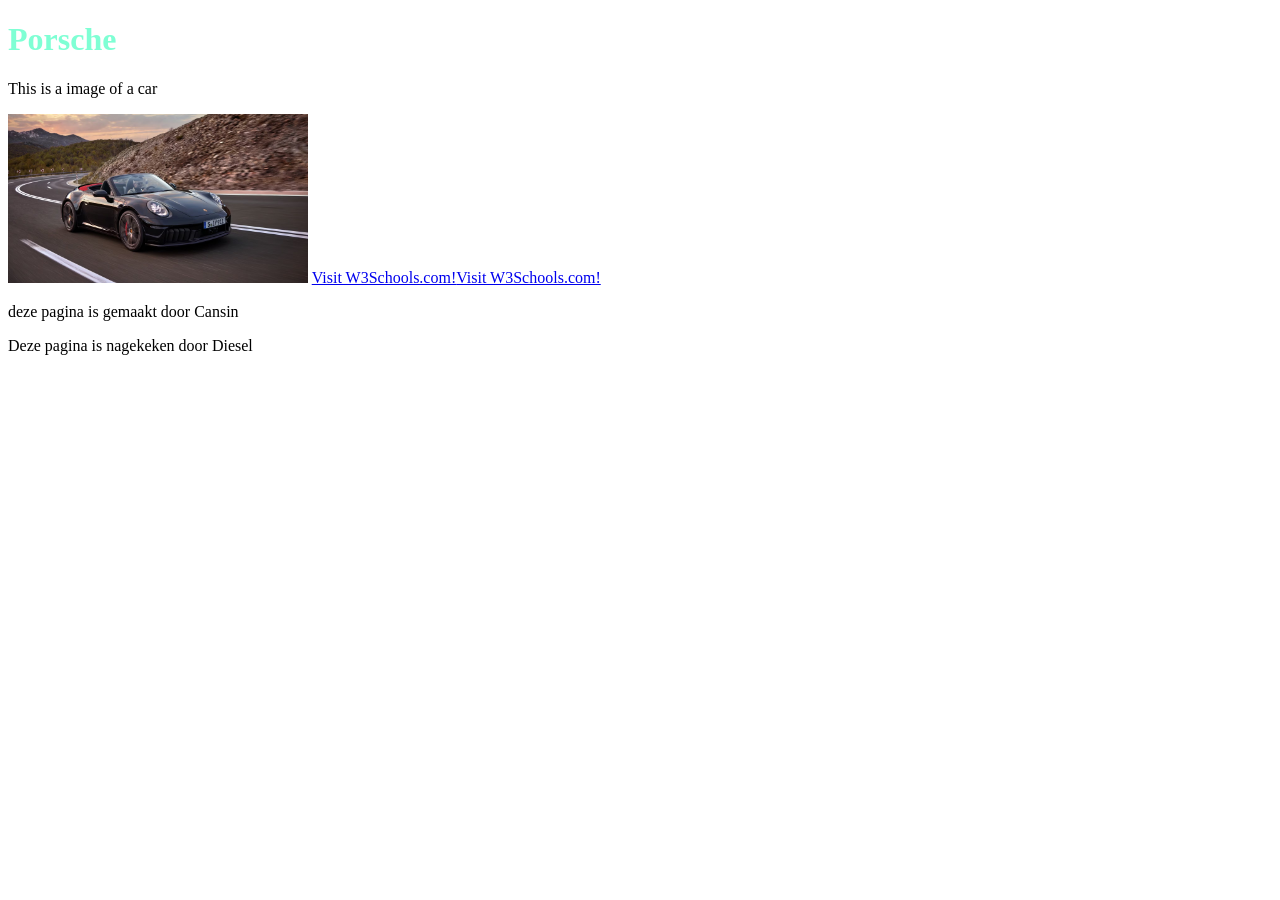
<file: opdracht 2.1/index.html>
<!DOCTYPE html>
<html>
<head>
     <title>Mijn hobby in HTML & CSS</title>
     <link rel="stylesheet" href="style.css">
</head>
<body>
<h1>Porsche</h1>
<p> This is a image of a car</p>
<img src="2025-porsche-911-cabriole.jpg.avif">
<a href="https://www.w3schools.com/">Visit W3Schools.com!</a><a href="https://www.w3schools.com/">Visit W3Schools.com!</a>
<p> deze pagina is gemaakt door Cansin</p> <p> Deze pagina is nagekeken door Diesel</p>
</body>
</html>
</file>
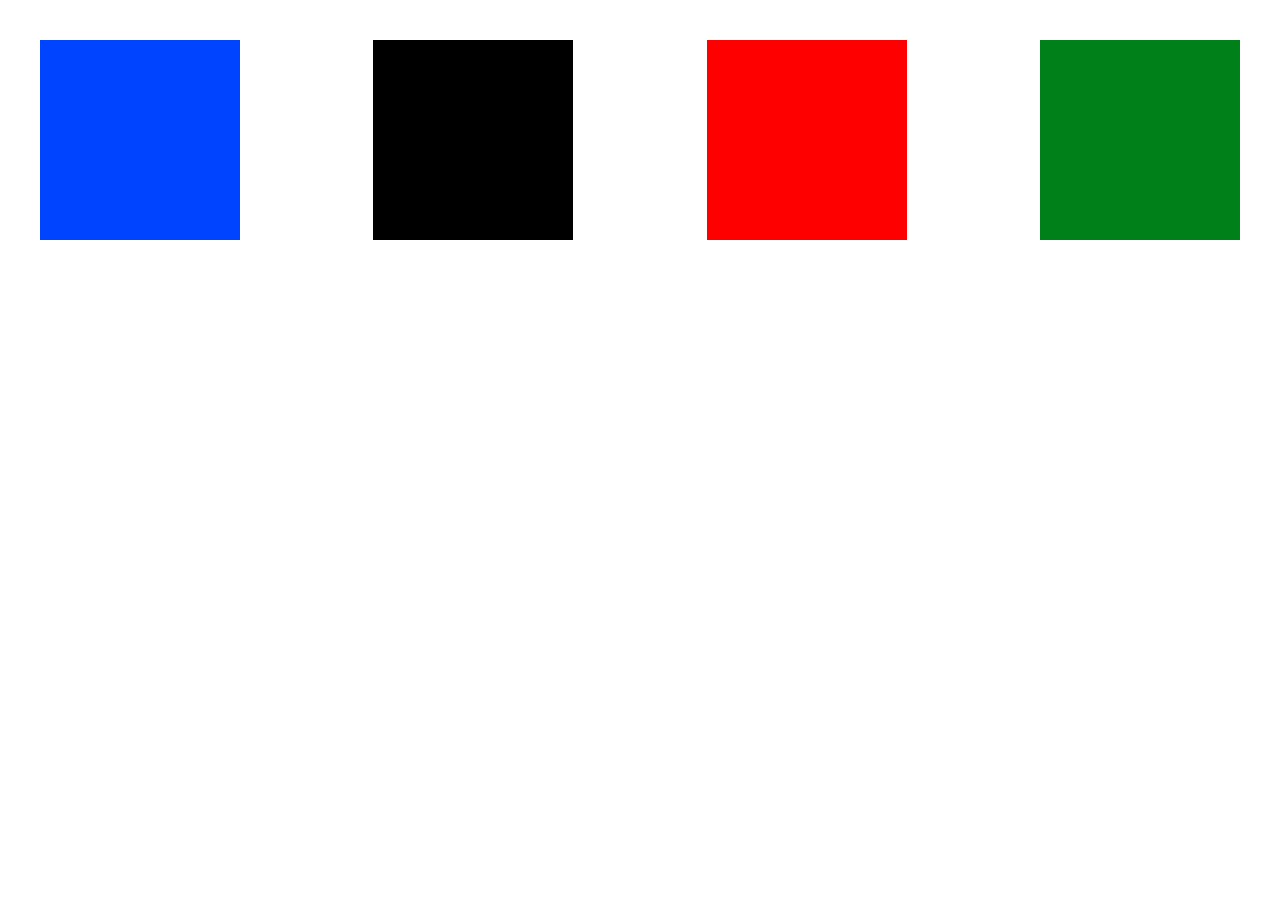
<file: opdracht_6.2/index.html>
<!DOCTYPE html>
<html lang="nl">
<head>
    <meta charset="UTF-8">
    <title>Opdracht 6.2 - Flexbox Basic</title>
    <link rel="stylesheet" href="style.css">
</head>
<body>
    <div class="container">
        <div class="box blauw"></div>
        <div class="box zwart"></div>
        <div class="box rood"></div>
        <div class="box groen"></div>
    </div>
</body>
</html>
</file>
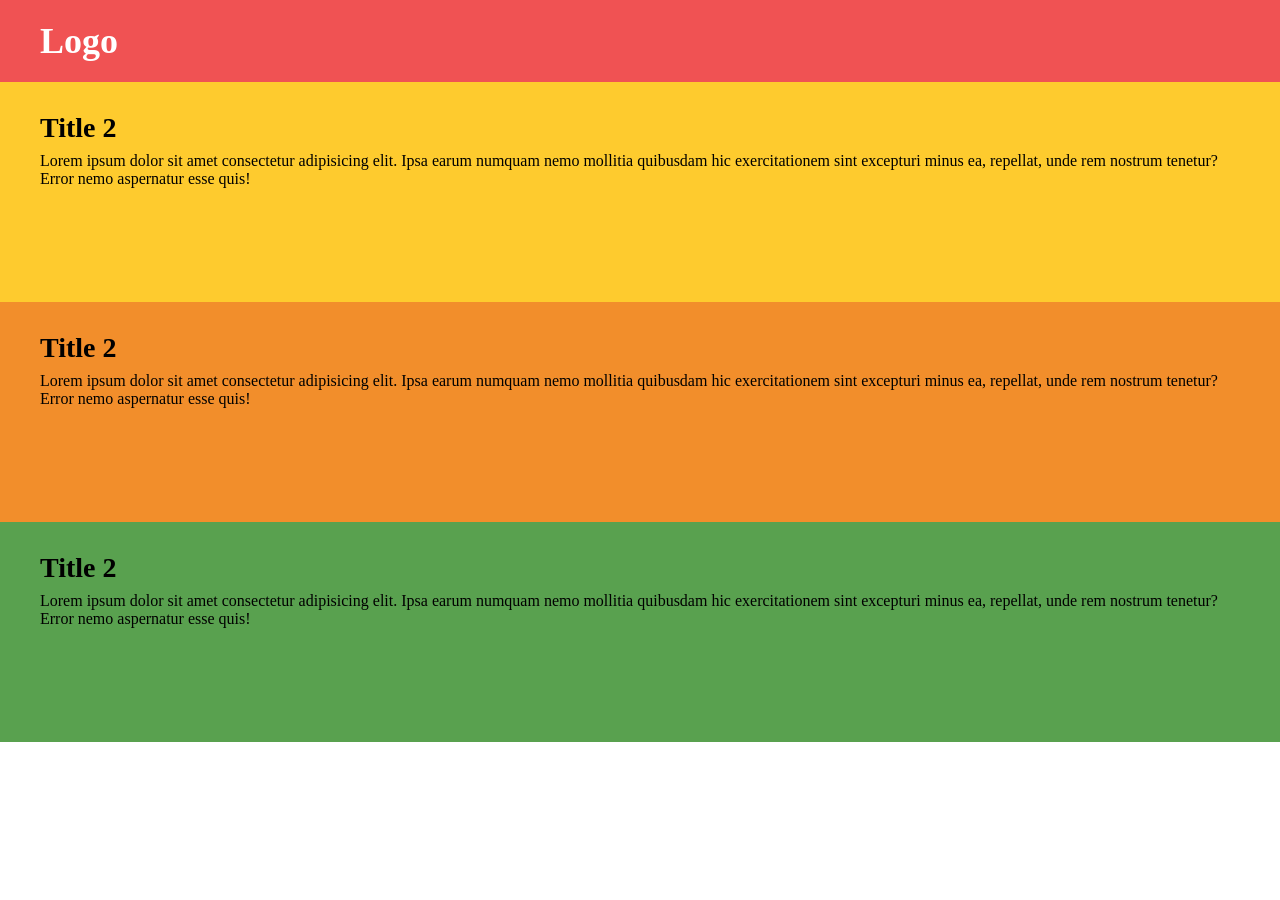
<file: opdracht_7.1/index.html>
<!DOCTYPE html>
<html lang="nl">
<head>
    <meta charset="UTF-8">
    <meta name="viewport" content="width=device-width, initial-scale=1.0">
    <title>Opdracht 7.1</title>
    <link rel="stylesheet" href="style.css">
</head>
<body>

    <header>
        <h1>Logo</h1>
        <div class="menu-blokje"></div>
    </header>

    <main>
        <section class="blok-1">
            <h2>Title 2</h2>
            <p>Lorem ipsum dolor sit amet consectetur adipisicing elit. Ipsa earum numquam nemo mollitia quibusdam hic exercitationem sint excepturi minus ea, repellat, unde rem nostrum tenetur? Error nemo aspernatur esse quis!</p>
        </section>

        <section class="blok-2">
            <h2>Title 2</h2>
            <p>Lorem ipsum dolor sit amet consectetur adipisicing elit. Ipsa earum numquam nemo mollitia quibusdam hic exercitationem sint excepturi minus ea, repellat, unde rem nostrum tenetur? Error nemo aspernatur esse quis!</p>
        </section>

        <section class="blok-3">
            <h2>Title 2</h2>
            <p>Lorem ipsum dolor sit amet consectetur adipisicing elit. Ipsa earum numquam nemo mollitia quibusdam hic exercitationem sint excepturi minus ea, repellat, unde rem nostrum tenetur? Error nemo aspernatur esse quis!</p>
        </section>
    </main>

</body>
</html>
</file>
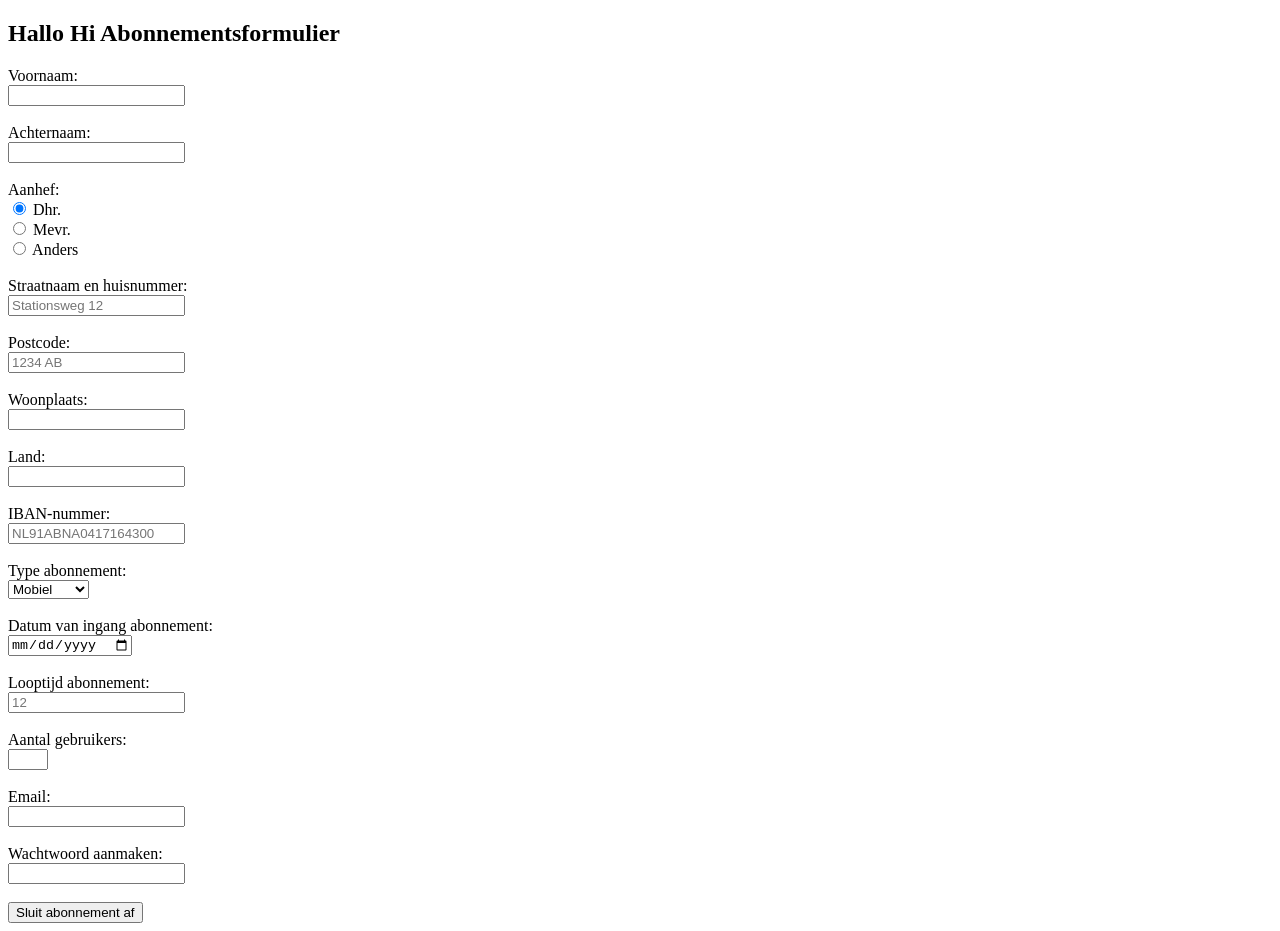
<file: w3_2-hallohi-abonnementsformulier/index.html>
<!DOCTYPE html>
<html lang="nl">
<head>
    <meta charset="UTF-8">
    <title>Abonnement afsluiten</title>
</head>

<body>

<h2>Hallo Hi Abonnementsformulier</h2>

<form>

    <label>Voornaam:</label><br>
    <input type="text" name="voornaam" required><br><br>

    <label>Achternaam:</label><br>
    <input type="text" name="achternaam" required><br><br>

    <label>Aanhef:</label><br>
    <input type="radio" name="aanhef" value="Dhr." checked> Dhr.<br>
    <input type="radio" name="aanhef" value="Mevr."> Mevr.<br>
    <input type="radio" name="aanhef" value="Anders"> Anders<br><br>  

    <label>Straatnaam en huisnummer:</label><br>
    <input type="text" name="adres" required placeholder="Stationsweg 12"><br><br>

    <label>Postcode:</label><br>
    <input type="text" name="postcode" required maxlength="7" placeholder="1234 AB"><br><br>

    <label>Woonplaats:</label><br>
    <input type="text" name="woonplaats" required><br><br>

    <label>Land:</label><br>
    <input type="text" name="land" required><br><br>

    <label>IBAN-nummer:</label><br>
    <input type="text" name="iban" required maxlength="18"
           pattern="NL[0-9]{2}[A-Z]{4}[0-9]{10}"
           placeholder="NL91ABNA0417164300"><br><br>

    <label>Type abonnement:</label><br>
    <select name="abonnement" required>
        <option>Mobiel</option>
        <option>Glasvezel</option>
        <option>TV</option>
    </select><br><br>

    <label>Datum van ingang abonnement:</label><br>
    <input type="date" name="startdatum" required><br><br>

    <label>Looptijd abonnement:</label><br>
    <input type="number" name="looptijd" required min="1" placeholder="12"><br><br>

    <label>Aantal gebruikers:</label><br>
    <input type="number" name="gebruikers" required min="1" max="4"><br><br>

    <label>Email:</label><br>
    <input type="email" name="email" required><br><br>

    <label>Wachtwoord aanmaken:</label><br>
    <input type="password" name="wachtwoord" required><br><br>

    <button type="submit">Sluit abonnement af</button>

</form>

</body>
</html>
</file>
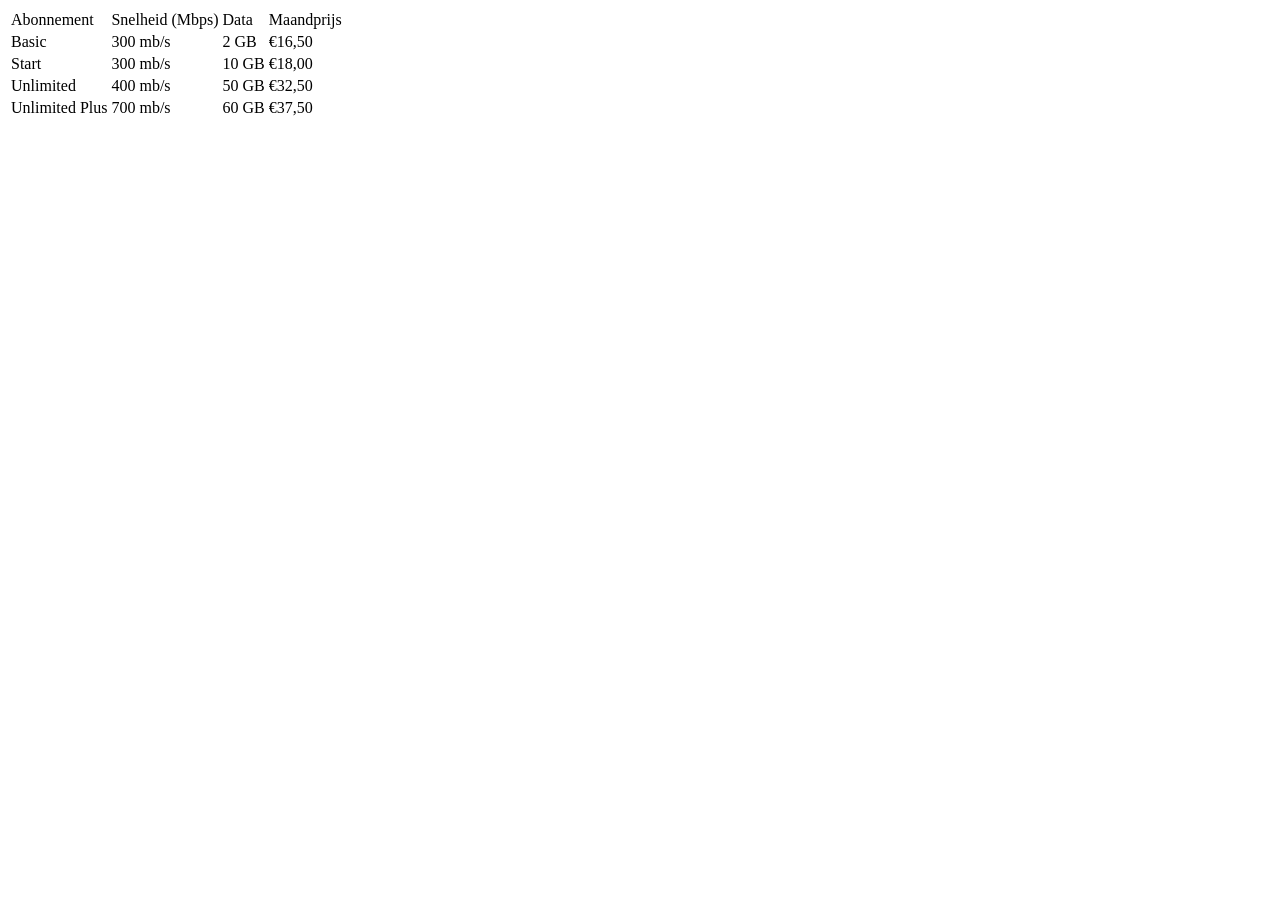
<file: w3_3-hellohi-abbonementoverzicht/index.html>
<!DOCTYPE html>
<html lang="en">
<head>
    <meta charset="UTF-8">
    <meta name="viewport" content="width=device-width, initial-scale=1.0">
    <title>Document</title>
</head>
<body>
    <table>
    <tr>
        <td>Abonnement</td>
        <td>Snelheid (Mbps)</td>
        <td>Data</td>
        <td>Maandprijs</td>
    </tr>

    <tr>
        <td>Basic</td>
        <td>300 mb/s</td>
        <td>2 GB</td>
        <td>€16,50</td>
    </tr>

    <tr>
        <td>Start</td>
        <td>300 mb/s</td>
        <td>10 GB</td>
        <td>€18,00</td>
    </tr>

    <tr>
        <td>Unlimited</td>
        <td>400 mb/s</td>
        <td>50 GB</td>
        <td>€32,50</td>
    </tr>

    <tr>
        <td>Unlimited Plus</td>
        <td>700 mb/s</td>
        <td>60 GB</td>
        <td>€37,50</td>
    </tr>
</table>

</body>
</html>
</file>
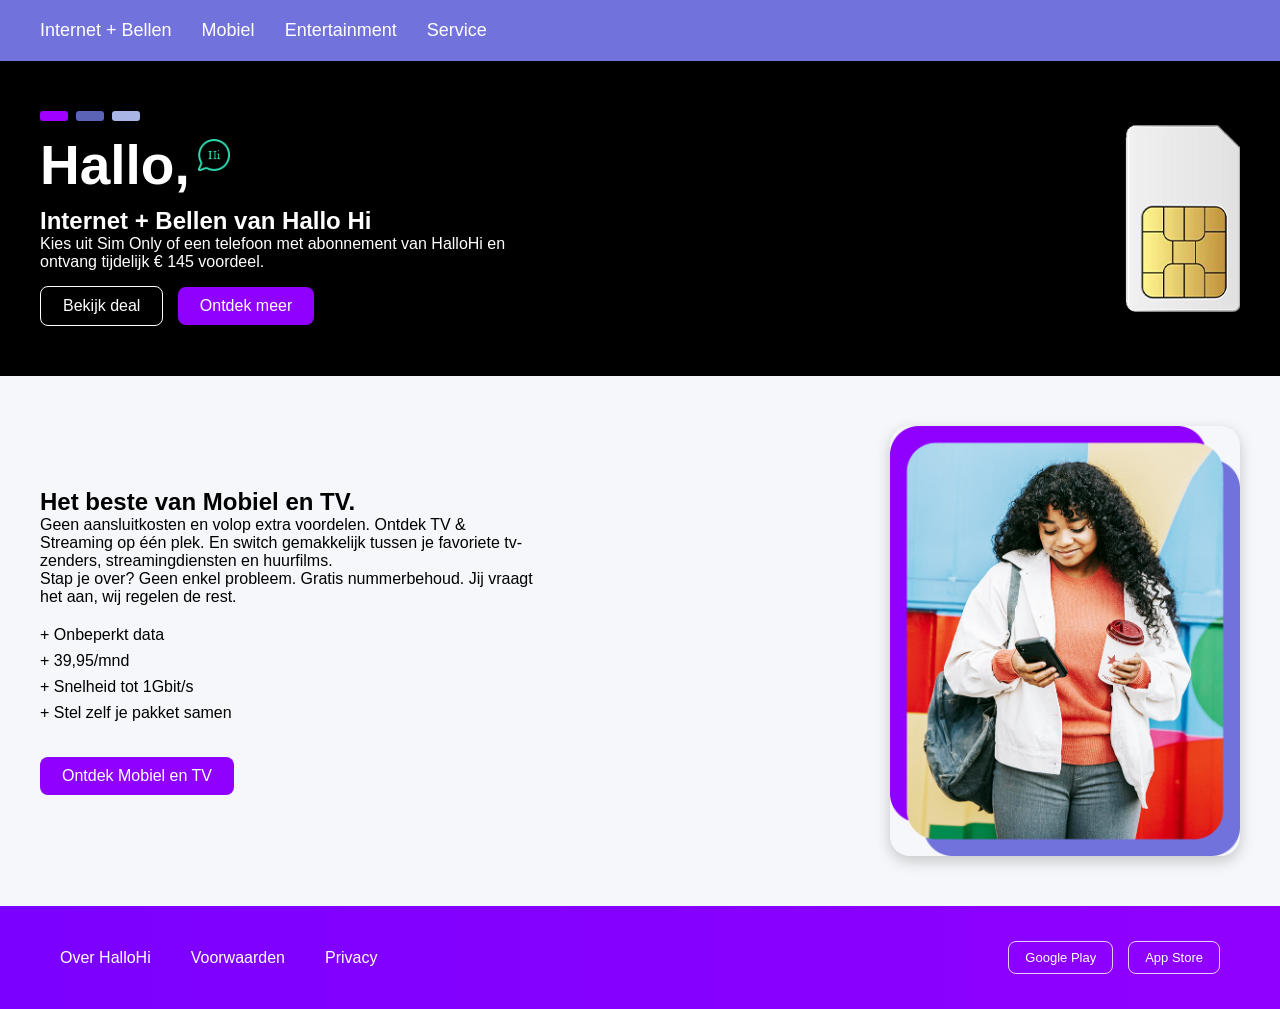
<file: w4_3-hallohi-lander/index.html>
<!DOCTYPE html>
<html lang="nl">

<head>
    <meta charset="UTF-8">
    <meta name="viewport" content="width=device-width, initial-scale=1.0">
    <title>Hallo Hi</title>
    <link rel="stylesheet" href="style.css">
</head>

<body>

    <header>
        <nav>
            <a href="#">Internet + Bellen</a>
            <a href="#">Mobiel</a>
            <a href="#">Entertainment</a>
            
            <!-- Dropdown voor Service -->
            <div class="dropdown">
                <a href="#" class="dropdown-btn">Service</a>
                <div class="dropdown-content">
                    <h3>Hulp nodig?</h3>
                    <ul>
                        <li><a href="#">Hulp met Internet</a></li>
                        <li><a href="#">Hulp met Mobiel</a></li>
                        <li><a href="#">Hulp met TV</a></li>
                        <li><a href="#">Abonnment wijzigen</a></li>
                        <li><a href="#">Overstappen</a></li>
                        <li><a href="#">Storing melden</a></li>
                    </ul>
                </div>
            </div>
        </nav>
    </header>

    <section class="hero">
        <div class="hero-tekst">

            <div class="balkjes">
                <span class="balk balk-1"></span>
                <span class="balk balk-2"></span>
                <span class="balk balk-3"></span>
            </div>

            <div class="heading-wrapper">
                <h1 class="title">Hallo,</h1>
                <img src="hi.png" alt="Hi" class="hi-icon">
            </div>

            <h2>Internet + Bellen van Hallo Hi</h2>
            <p>Kies uit Sim Only of een telefoon met abonnement van HalloHi en ontvang tijdelijk € 145 voordeel.</p>

            <a href="#" class="btn btn-zwart">Bekijk deal</a>
            <a href="#" class="btn btn-paars">Ontdek meer</a>
        </div>

        <img src="simKaart.png" alt="simKaart" class="hero-sim">
    </section>

    <section class="info">
        <div class="info-tekst">
            <h2>Het beste van Mobiel en TV.</h2>
            <p>Geen aansluitkosten en volop extra voordelen. Ontdek TV & Streaming op één plek. En switch gemakkelijk
                tussen je favoriete tv-zenders, streamingdiensten en huurfilms.</p>
            <p>Stap je over? Geen enkel probleem. Gratis nummerbehoud. Jij vraagt het aan, wij regelen de rest.</p>

            <ul>
                <li>+ Onbeperkt data</li>
                <li>+ 39,95/mnd</li>
                <li>+ Snelheid tot 1Gbit/s</li>
                <li>+ Stel zelf je pakket samen</li>
            </ul>

            <a href="#" class="btn btn-paars">Ontdek Mobiel en TV</a>
        </div>

        <img src="image-main-01.png" alt="Meisje" class="info-img">
    </section>

    <footer>
        <div class="footer-links">
            <a href="#">Over HalloHi</a>
            <a href="#">Voorwaarden</a>
            <a href="#">Privacy</a>
        </div>

        <div class="app-links">
            <a href="#" class="app-btn">Google Play</a>
            <a href="#" class="app-btn">App Store</a>
        </div>
    </footer>

</body>

</html>
</file>
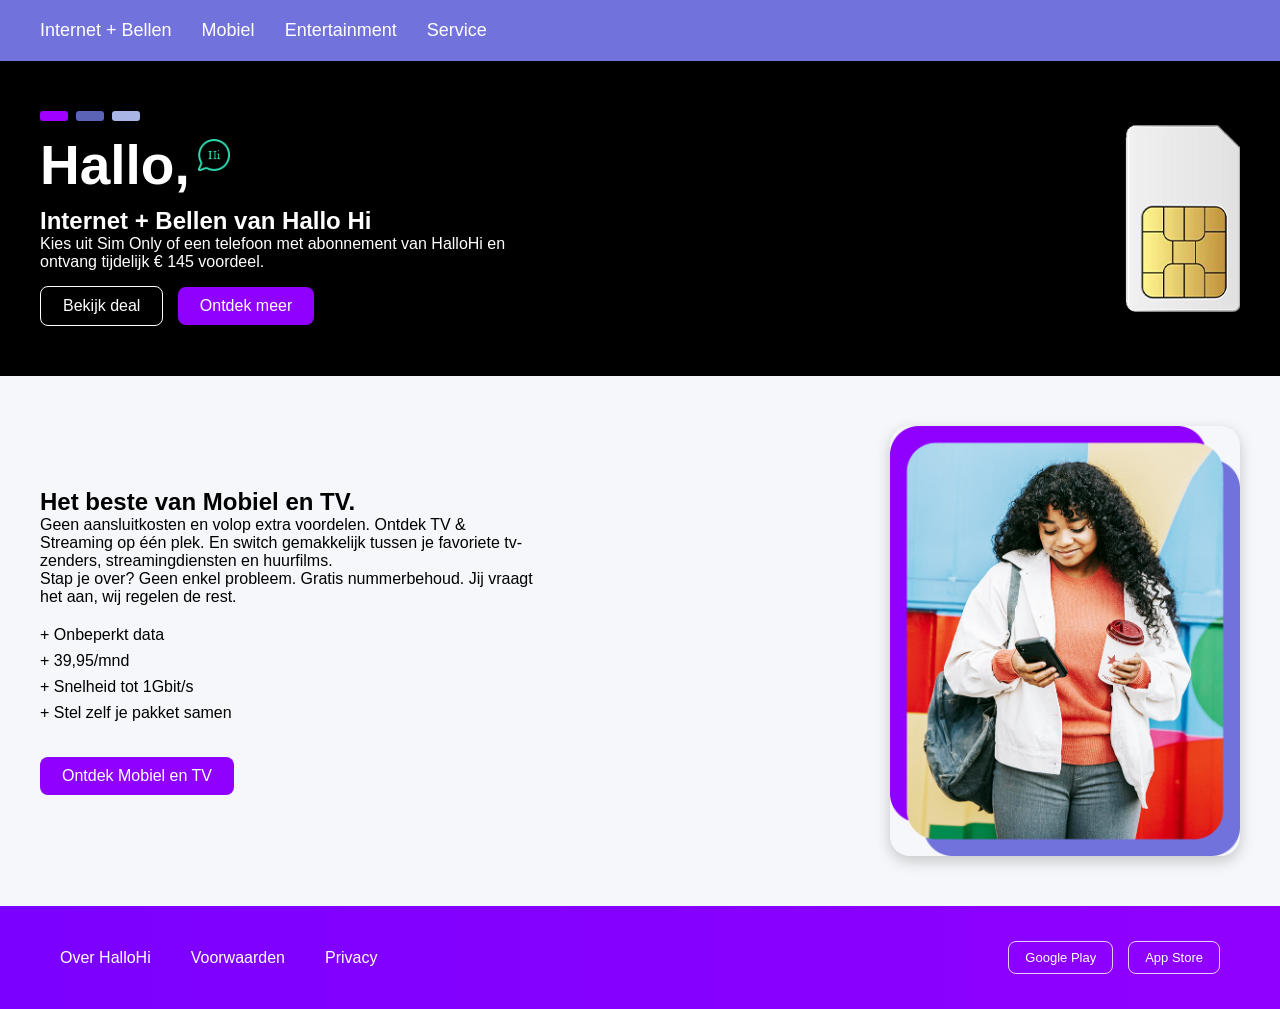
<file: w5_2-hallohi-dropdown/index.html>
<!DOCTYPE html>
<html lang="nl">

<head>
    <meta charset="UTF-8">
    <meta name="viewport" content="width=device-width, initial-scale=1.0">
    <title>Hallo Hi</title>
    <link rel="stylesheet" href="style.css">
</head>

<body>

    <header>
        <nav>
            <a href="#">Internet + Bellen</a>
            <a href="#">Mobiel</a>
            <a href="#">Entertainment</a>

            <div class="dropdown">
                <a href="#" class="dropdown-btn">Service</a>
                <div class="dropdown-content">
                    <h3>Hulp nodig?</h3>
                    <ul>
                        <li><a href="#">Hulp met Internet</a></li>
                        <li><a href="#">Hulp met Mobiel</a></li>
                        <li><a href="#">Hulp met TV</a></li>
                        <li><a href="#">Abonnement wijzigen</a></li>
                        <li><a href="#">Overstappen</a></li>
                        <li><a href="#">Storing melden</a></li>
                    </ul>
                </div>
            </div>
        </nav>
    </header>

    <section class="hero">
        <div class="hero-tekst">
            <div class="balkjes">
                <span class="balk balk-1"></span>
                <span class="balk balk-2"></span>
                <span class="balk balk-3"></span>
            </div>

            <div class="heading-wrapper">
                <h1 class="title">Hallo,</h1>
                <img src="hi.png" alt="Hi" class="hi-icon">
            </div>

            <h2>Internet + Bellen van Hallo Hi</h2>
            <p>Kies uit Sim Only of een telefoon met abonnement van HalloHi en ontvang tijdelijk € 145 voordeel.</p>

            <a href="#" class="btn btn-zwart">Bekijk deal</a>
            <a href="#" class="btn btn-paars">Ontdek meer</a>
        </div>

        <img src="simKaart.png" alt="simKaart" class="hero-sim">
    </section>

    <section class="info">
        <div class="info-tekst">
            <h2>Het beste van Mobiel en TV.</h2>
            <p>Geen aansluitkosten en volop extra voordelen. Ontdek TV & Streaming op één plek. En switch gemakkelijk tussen je favoriete tv-zenders, streamingdiensten en huurfilms.</p>
            <p>Stap je over? Geen enkel probleem. Gratis nummerbehoud. Jij vraagt het aan, wij regelen de rest.</p>

            <ul>
                <li>+ Onbeperkt data</li>
                <li>+ 39,95/mnd</li>
                <li>+ Snelheid tot 1Gbit/s</li>
                <li>+ Stel zelf je pakket samen</li>
            </ul>

            <a href="#" class="btn btn-paars">Ontdek Mobiel en TV</a>
        </div>

        <img src="image-main-01.png" alt="Meisje" class="info-img">
    </section>

    <footer>
        <div class="footer-links">
            <a href="#">Over HalloHi</a>
            <a href="#">Voorwaarden</a>
            <a href="#">Privacy</a>
        </div>

        <div class="app-links">
            <a href="#" class="app-btn">Google Play</a>
            <a href="#" class="app-btn">App Store</a>
        </div>
    </footer>

</body>
</html>
</file>
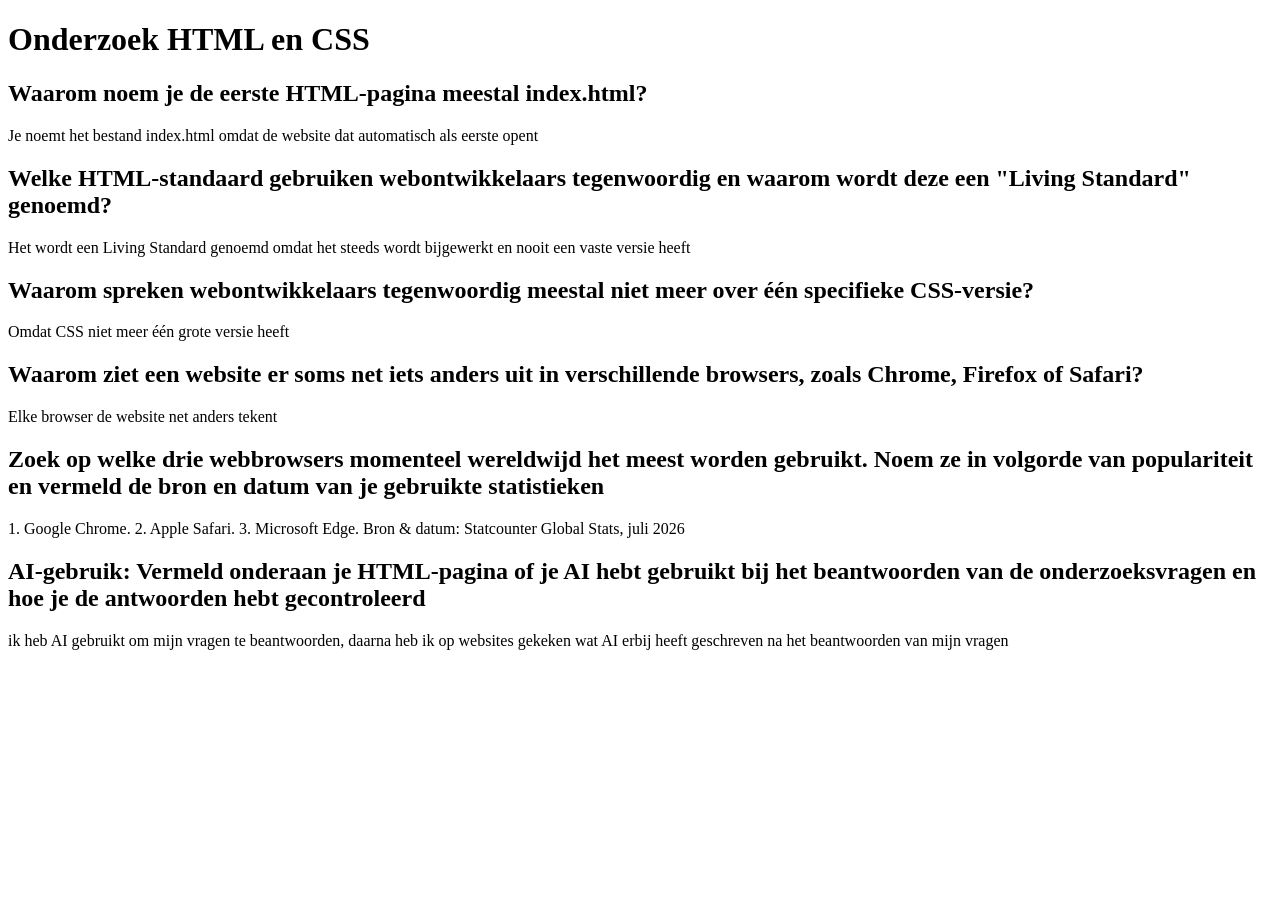
<file: opdracht 2.3/onderzoek-html-css.html>
<!DOCTYPE html>
<html lang="en">
<head>
    <meta charset="UTF-8">
    <meta name="viewport" content="width=device-width, initial-scale=1.0">
    <title>Document</title>
</head>
<body>
<h1>Onderzoek HTML en CSS</h1>
<h2>Waarom noem je de eerste HTML-pagina meestal index.html?</h2>
<p>Je noemt het bestand index.html omdat de website dat automatisch als eerste opent</p>
<h2>Welke HTML-standaard gebruiken webontwikkelaars tegenwoordig en waarom wordt deze een "Living Standard" genoemd?</h2>
<p>Het wordt een Living Standard genoemd omdat het steeds wordt bijgewerkt en nooit een vaste versie heeft</p>
<h2>Waarom spreken webontwikkelaars tegenwoordig meestal niet meer over één specifieke CSS-versie?</h2>
<p>Omdat CSS niet meer één grote versie heeft</p>
<h2>Waarom ziet een website er soms net iets anders uit in verschillende browsers, zoals Chrome, Firefox of Safari?</h2>
<p>Elke browser de website net anders tekent</p>
<h2>Zoek op welke drie webbrowsers momenteel wereldwijd het meest worden gebruikt. Noem ze in volgorde van populariteit en vermeld de bron en datum van je gebruikte statistieken</h2>
<p>1. Google Chrome. 2. Apple Safari. 3. Microsoft Edge. Bron & datum: Statcounter Global Stats, juli 2026</p>

<h2>AI-gebruik: Vermeld onderaan je HTML-pagina of je AI hebt gebruikt bij het beantwoorden van de onderzoeksvragen en hoe je de antwoorden hebt gecontroleerd</h2>
<p>ik heb AI gebruikt om mijn vragen te beantwoorden, daarna heb ik op websites gekeken wat AI erbij heeft geschreven na het beantwoorden van mijn vragen</p>

  
</body>
</html>
</file>
<file: opdracht 2.1/style.css>
h1{
color:aquamarine;
}

img{
width: 300px;
}
</file>
<file: opdracht_6.2/style.css>
.container {
    display: flex;
    max-width: 1200px;
    justify-content: space-between;
    margin: 40px auto;
}


.box {
    width: 200px;
    height: 200px;
}

.blauw {
    background-color: #0044ff;
}

.zwart {
    background-color: #000000;
}

.rood {
    background-color: #ff0000;
}

.groen {
    background-color: #008018;
}
</file>
<file: opdracht_7.1/style.css>
* {
    margin: 0;
    padding: 0;
    box-sizing: border-box;
}

body {
    font-family: serif;
}

header {
    background-color: #f05253;
    padding: 20px 40px;
    display: flex;
    justify-content: space-between;
    align-items: center;
}

header h1 {
    color: #ffffff;
    font-size: 36px;
    font-weight: bold;
}

.menu-blokje {
    display: none;
    width: 20px;
    height: 20px;
    background-color: #ffffff;
}

section {
    padding: 30px 40px;
    min-height: 220px;
}

h2 {
    font-size: 28px;
    margin-bottom: 8px;
    color: #000000;
}

p {
    font-size: 16px;
    color: #000000;
}

.blok-1 {
    background-color: #fecb2e;
}

.blok-2 {
    background-color: #f28e2b;
}

.blok-3 {
    background-color: #59a14f;
}

@media (max-width: 1024px) {
    header {
        justify-content: center;
        background-color: #f05253;
    }

    section {
        text-align: left;
    }

    section h2, 
    section p {
        color: #ffffff;
    }

    .blok-1 {
        background-color: #f05253;
    }

    .blok-2 {
        background-color: #4e53e4;
    }

    .blok-3 {
        background-color: #2f44eb;
    }
}

@media (max-width: 600px) {
    header {
        justify-content: space-between;
        background-color: #5e64e5;
        padding: 20px;
    }

    .menu-blokje {
        display: block;
    }

    section {
        text-align: center;
        padding: 30px 20px;
    }

    section h2, 
    section p {
        color: #ffffff;
    }

    .blok-1 {
        background-color: #72cfdb;
    }

    .blok-2 {
        background-color: #e062f2;
    }

    .blok-3 {
        background-color: #2f346b;
    }
}
</file>
<file: w4_3-hallohi-lander/style.css>
* {
    margin: 0;
    padding: 0;
    box-sizing: border-box;
    font-family: Arial, Helvetica, sans-serif;
}

body {
    background-color: #000000;
    color: #ffffff;
}

a {
    color: #ffffff;
    text-decoration: none;
}

header {
    background-color: #7272dd;
    padding: 20px 40px;
}

nav {
    display: flex;
    align-items: center;
    gap: 30px;
}

nav a {
    font-size: 18px;
}

.dropdown {
    position: relative;
    display: inline-block;
}

.dropdown-btn {
    color: #ffffff;
}

.dropdown-content {
    display: none;
    position: absolute;
    top: 100%;
    left: 0;
    background-color: #7272dd;
    min-width: 220px;
    padding: 15px 20px;
    border-radius: 0 0 30px 0;
    box-shadow: 0px 8px 16px rgba(0, 0, 0, 0.3);
    z-index: 100;
}

.dropdown:hover .dropdown-content {
    display: block;
}

.dropdown-content h3 {
    color: #000000;
    font-size: 1.1rem;
    margin-bottom: 12px;
    font-weight: normal;
}

.dropdown-content ul {
    list-style: none;
}

.dropdown-content li {
    margin-bottom: 8px;
}

.dropdown-content a {
    font-size: 0.95rem;
    display: block;
}

.dropdown-content a:hover {
    text-decoration: underline;
}

.hero {
    background-color: #000000;
    padding: 50px 40px;
    display: flex;
    justify-content: space-between;
    align-items: center;
}

.hero-tekst {
    max-width: 500px;
}

.balkjes {
    display: flex;
    gap: 8px;
    margin-bottom: 12px;
}

.balk {
    width: 28px;
    height: 10px;
    border-radius: 3px;
    display: inline-block;
}

.balk-1 { background-color: #a000ff; }
.balk-2 { background-color: #5b63b7; }
.balk-3 { background-color: #a8b5e5; }

.heading-wrapper {
    display: flex;
    align-items: flex-start;
    gap: 8px;
    margin-bottom: 10px;
}

.title {
    font-size: 55px;
}

.hero img.hi-icon {
    width: 32px;
    height: auto;
    margin-top: 6px;
}

.hero>img, .hero .hero-sim, .hero .hero-img {
    max-width: 280px;
}

.btn {
    display: inline-block;
    padding: 10px 22px;
    border-radius: 8px;
    margin-top: 15px;
    margin-right: 10px;
}

.btn-zwart {
    background-color: #000000;
    border: 1px solid #ffffff;
}

.btn-paars {
    background-color: #9000ff;
}

.info {
    background-color: #f5f7fa;
    color: #000000;
    padding: 50px 40px;
    display: flex;
    justify-content: space-between;
    align-items: center;
}

.info-tekst {
    max-width: 500px;
}

.info ul {
    list-style: none;
    margin: 20px 0;
}

.info li {
    margin-bottom: 8px;
}

.info-img {
    width: 350px;
    border-radius: 20px;
    box-shadow: 0 5px 15px rgba(0, 0, 0, 0.2);
}

footer {
    background: linear-gradient(90deg, #7b00ff 0%, #9000ff 100%);
    padding: 35px 60px;
    display: flex;
    justify-content: space-between;
    align-items: center;
}

.footer-links {
    display: flex;
    gap: 40px;
}

.app-links {
    display: flex;
    gap: 15px;
}

.app-btn {
    border: 1px solid rgba(255, 255, 255, 0.8);
    padding: 8px 16px;
    border-radius: 8px;
    font-size: 13px;
    display: inline-flex;
    align-items: center;
}
</file>
<file: w5_2-hallohi-dropdown/style.css>
* {
    margin: 0;
    padding: 0;
    box-sizing: border-box;
    font-family: Arial, Helvetica, sans-serif;
}

body {
    background-color: #000000;
    color: #ffffff;
}

a {
    color: #ffffff;
    text-decoration: none;
}

header {
    background-color: #7272dd;
    padding: 20px 40px;
}


nav {
    display: flex;
    align-items: center;
    gap: 30px;
}

nav a {
    font-size: 18px;
}


.dropdown {
    position: relative;
}

.dropdown-btn {
    color: #ffffff;
}


.dropdown-content {
    display: none;
    position: absolute;
    top: 100%;
    left: 0;
    background-color: #7272dd;
    min-width: 220px;
    padding: 15px 20px;
    border-radius: 0 0 30px 0;
    box-shadow: 0px 8px 16px rgba(0, 0, 0, 0.3);
    z-index: 100;
    flex-direction: column;
}

.dropdown:hover .dropdown-content {
    display: flex;
}

.dropdown-content h3 {
    color: #000000;
    font-size: 1.1rem;
    margin-bottom: 12px;
    font-weight: normal;
}

.dropdown-content ul {
    list-style: none;
}

.dropdown-content li {
    margin-bottom: 8px;
}

.dropdown-content a {
    font-size: 0.95rem;
    display: block;
}

.dropdown-content a:hover {
    text-decoration: underline;
}

.hero {
    background-color: #000000;
    padding: 50px 40px;
    display: flex;
    justify-content: space-between;
    align-items: center;
}

.hero-tekst {
    max-width: 500px;
}

.balkjes {
    display: flex;
    gap: 8px;
    margin-bottom: 12px;
}

.balk {
    width: 28px;
    height: 10px;
    border-radius: 3px;
    display: inline-block;
}

.balk-1 {
    background-color: #a000ff;
}

.balk-2 {
    background-color: #5b63b7;
}

.balk-3 {
    background-color: #a8b5e5;
}

.heading-wrapper {
    display: flex;
    align-items: flex-start;
    gap: 8px;
    margin-bottom: 10px;
}

.title {
    font-size: 55px;
}

.hero img.hi-icon {
    width: 32px;
    height: auto;
    margin-top: 6px;
}

.hero>img,
.hero .hero-sim,
.hero .hero-img {
    max-width: 280px;
}

.btn {
    display: inline-block;
    padding: 10px 22px;
    border-radius: 8px;
    margin-top: 15px;
    margin-right: 10px;
}

.btn-zwart {
    background-color: #000000;
    border: 1px solid #ffffff;
}

.btn-paars {
    background-color: #9000ff;
}

.info {
    background-color: #f5f7fa;
    color: #000000;
    padding: 50px 40px;
    display: flex;
    justify-content: space-between;
    align-items: center;
}

.info-tekst {
    max-width: 500px;
}

.info ul {
    list-style: none;
    margin: 20px 0;
}

.info li {
    margin-bottom: 8px;
}

.info-img {
    width: 350px;
    border-radius: 20px;
    box-shadow: 0 5px 15px rgba(0, 0, 0, 0.2);
}

footer {
    background: linear-gradient(90deg, #7b00ff 0%, #9000ff 100%);
    padding: 35px 60px;
    display: flex;
    justify-content: space-between;
    align-items: center;
}

.footer-links {
    display: flex;
    gap: 40px;
}

.app-links {
    display: flex;
    gap: 15px;
}

.app-btn {
    border: 1px solid rgba(255, 255, 255, 0.8);
    padding: 8px 16px;
    border-radius: 8px;
    font-size: 13px;
    display: inline-flex;
    align-items: center;
}
</file>
